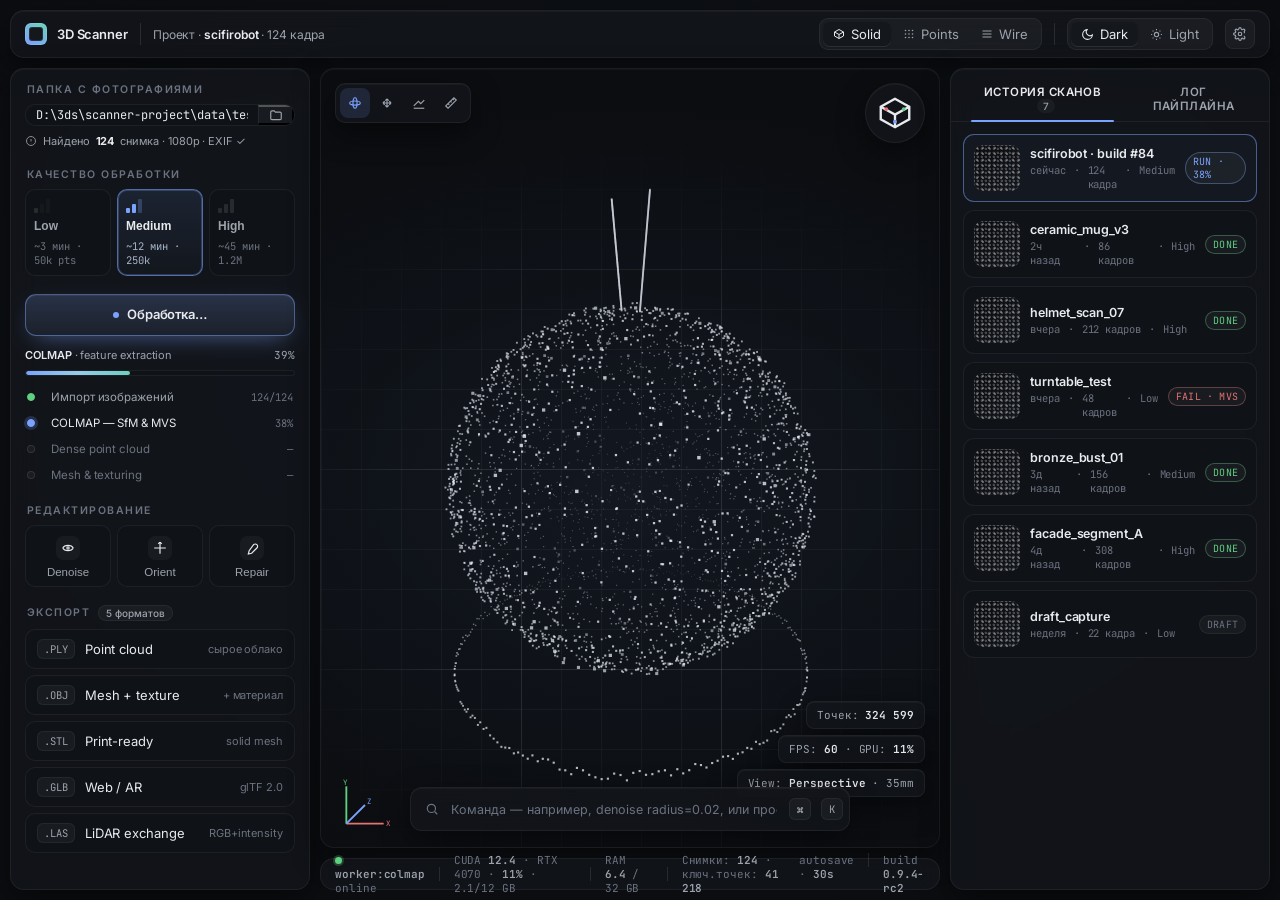
<file: docs/temp.html>
<!doctype html>
<html lang="ru">
<head>
<meta charset="utf-8" />
<title>3D Scanner</title>
<link rel="preconnect" href="https://fonts.googleapis.com" />
<link rel="preconnect" href="https://fonts.gstatic.com" crossorigin />
<link href="https://fonts.googleapis.com/css2?family=Inter:wght@400;500;600;700&family=JetBrains+Mono:wght@400;500&display=swap" rel="stylesheet" />
<style>
:root {
  /* Dark (default) */
  --bg: #0b0d10;
  --bg-2: #0f1216;
  --panel: rgba(20, 23, 28, 0.72);
  --panel-solid: #14171c;
  --panel-2: #1a1e24;
  --stroke: rgba(255, 255, 255, 0.06);
  --stroke-strong: rgba(255, 255, 255, 0.10);
  --text: #e8eaee;
  --text-2: #9da3ad;
  --text-3: #6b7280;
  --accent: #7aa2ff;
  --accent-2: #6bd1c0;
  --warn: #e6b450;
  --danger: #e57373;
  --ok: #5fcf80;
  --grid: rgba(255,255,255,0.04);
  --grid-strong: rgba(255,255,255,0.07);
  --btn: rgba(255,255,255,0.04);
  --btn-hover: rgba(255,255,255,0.08);
  --btn-active: rgba(122,162,255,0.14);
  --shadow: 0 10px 30px rgba(0,0,0,0.45), 0 1px 0 rgba(255,255,255,0.03) inset;
  --radius: 14px;
  --radius-sm: 10px;
}

[data-theme="light"] {
  --bg: #f1efea;
  --bg-2: #e8e5df;
  --panel: rgba(255,255,255,0.78);
  --panel-solid: #ffffff;
  --panel-2: #f7f5f1;
  --stroke: rgba(15,18,22,0.08);
  --stroke-strong: rgba(15,18,22,0.14);
  --text: #1a1d22;
  --text-2: #4d535c;
  --text-3: #828892;
  --accent: #3a6df0;
  --accent-2: #2aa089;
  --warn: #b9831e;
  --danger: #c5503f;
  --ok: #2c8a4a;
  --grid: rgba(0,0,0,0.05);
  --grid-strong: rgba(0,0,0,0.09);
  --btn: rgba(0,0,0,0.04);
  --btn-hover: rgba(0,0,0,0.07);
  --btn-active: rgba(58,109,240,0.12);
  --shadow: 0 10px 30px rgba(70,60,40,0.10), 0 1px 0 rgba(255,255,255,0.6) inset;
}

* { box-sizing: border-box; }
html, body { margin: 0; padding: 0; height: 100%; }
body {
  font-family: 'Inter', -apple-system, system-ui, sans-serif;
  font-size: 13px;
  color: var(--text);
  background: var(--bg);
  overflow: hidden;
  -webkit-font-smoothing: antialiased;
  letter-spacing: -0.005em;
}

.mono { font-family: 'JetBrains Mono', ui-monospace, monospace; }

/* ---------- App shell ---------- */
.app {
  display: grid;
  grid-template-columns: 300px 1fr 320px;
  grid-template-rows: 48px 1fr 32px;
  grid-template-areas:
    "topbar topbar topbar"
    "left   center right"
    "left   status right";
  height: 100vh;
  width: 100vw;
  background:
    radial-gradient(1200px 800px at 50% 40%, color-mix(in oklab, var(--bg) 80%, var(--accent) 6%), var(--bg) 70%);
  gap: 10px;
  padding: 10px;
}

/* ---------- Topbar ---------- */
.topbar {
  grid-area: topbar;
  display: flex;
  align-items: center;
  gap: 12px;
  padding: 0 14px;
  background: var(--panel);
  backdrop-filter: blur(14px);
  border: 1px solid var(--stroke);
  border-radius: var(--radius);
  box-shadow: var(--shadow);
}

.logo {
  display: flex; align-items: center; gap: 10px;
  font-weight: 600; letter-spacing: -0.01em;
}
.logo-mark {
  width: 22px; height: 22px;
  border-radius: 6px;
  background:
    conic-gradient(from 210deg at 50% 50%, var(--accent), var(--accent-2), var(--accent));
  position: relative;
  box-shadow: 0 0 0 1px var(--stroke-strong) inset;
}
.logo-mark::after{
  content:"";
  position:absolute; inset: 4px;
  border-radius: 3px;
  background: var(--panel-solid);
  border: 1px solid var(--stroke-strong);
}

.top-divider { width: 1px; height: 22px; background: var(--stroke-strong); }

.crumb {
  color: var(--text-2);
  font-size: 12px;
}
.crumb b { color: var(--text); font-weight: 600; }

.top-spacer { flex: 1; }

.icon-btn {
  width: 30px; height: 30px;
  display: inline-flex; align-items: center; justify-content: center;
  border-radius: 8px;
  background: var(--btn);
  border: 1px solid var(--stroke);
  color: var(--text-2);
  cursor: pointer;
  transition: all .15s ease;
}
.icon-btn:hover { background: var(--btn-hover); color: var(--text); }
.icon-btn.active { background: var(--btn-active); color: var(--accent); border-color: color-mix(in oklab, var(--accent) 30%, var(--stroke)); }

.seg {
  display: inline-flex; padding: 3px;
  background: var(--btn);
  border: 1px solid var(--stroke);
  border-radius: 9px;
  gap: 2px;
}
.seg button {
  appearance: none; border: 0; background: transparent;
  color: var(--text-2); font: inherit;
  padding: 4px 10px; border-radius: 7px;
  cursor: pointer;
  display: inline-flex; align-items: center; gap: 6px;
}
.seg button.on {
  background: var(--panel-solid);
  color: var(--text);
  box-shadow: 0 1px 0 var(--stroke-strong), 0 1px 2px rgba(0,0,0,0.15);
}

/* ---------- Sidebars ---------- */
.side {
  border: 1px solid var(--stroke);
  background: var(--panel);
  backdrop-filter: blur(14px);
  border-radius: var(--radius);
  box-shadow: var(--shadow);
  display: flex; flex-direction: column;
  overflow: hidden;
}
.side.left { grid-area: left; }
.side.right { grid-area: right; }

.side-scroll {
  flex: 1;
  overflow-y: auto;
  padding: 14px;
  display: flex; flex-direction: column; gap: 18px;
}
.side-scroll::-webkit-scrollbar { width: 8px; }
.side-scroll::-webkit-scrollbar-thumb { background: var(--stroke-strong); border-radius: 8px; }

.section-label {
  font-size: 10.5px;
  font-weight: 600;
  letter-spacing: 0.14em;
  text-transform: uppercase;
  color: var(--text-3);
  display: flex; align-items: center; gap: 8px;
  margin: 0 0 8px 2px;
}
.section-label .badge {
  font-size: 10px; letter-spacing: 0;
  color: var(--text-2);
  background: var(--btn);
  border: 1px solid var(--stroke);
  border-radius: 999px;
  padding: 1px 7px;
  text-transform: none;
  font-weight: 500;
}

.field {
  display: flex; align-items: stretch;
  background: var(--bg-2);
  border: 1px solid var(--stroke);
  border-radius: 10px;
  overflow: hidden;
}
.field input {
  flex: 1; min-width: 0;
  background: transparent; border: 0; outline: none;
  color: var(--text);
  font: 12px 'JetBrains Mono', monospace;
  padding: 0 10px;
}
.field .field-btn {
  display: inline-flex; align-items: center; justify-content: center;
  width: 36px; background: var(--btn);
  border-left: 1px solid var(--stroke);
  color: var(--text-2); cursor: pointer;
}
.field .field-btn:hover { color: var(--text); background: var(--btn-hover); }

/* Process button */
.process {
  position: relative;
  width: 100%;
  height: 42px;
  border-radius: 11px;
  border: 1px solid color-mix(in oklab, var(--accent) 40%, var(--stroke));
  background:
    linear-gradient(180deg, color-mix(in oklab, var(--accent) 22%, var(--panel-solid)),
                           color-mix(in oklab, var(--accent) 8%, var(--panel-solid)));
  color: var(--text);
  font: 600 13px/1 'Inter';
  letter-spacing: -0.01em;
  cursor: pointer;
  display: flex; align-items: center; justify-content: center; gap: 8px;
  box-shadow: 0 8px 24px -10px color-mix(in oklab, var(--accent) 60%, transparent),
              0 1px 0 rgba(255,255,255,0.06) inset;
  overflow: hidden;
}
.process .pulse {
  width: 6px; height: 6px; border-radius: 50%;
  background: var(--accent);
  box-shadow: 0 0 0 0 color-mix(in oklab, var(--accent) 50%, transparent);
  animation: pulse 1.6s ease-out infinite;
}
@keyframes pulse {
  0% { box-shadow: 0 0 0 0 color-mix(in oklab, var(--accent) 50%, transparent); }
  100% { box-shadow: 0 0 0 10px transparent; }
}
.process.idle .pulse { display: none; }

/* Progress */
.progress-wrap {
  display: flex; flex-direction: column; gap: 8px;
}
.progress-meta {
  display: flex; justify-content: space-between;
  font-size: 11px; color: var(--text-2);
}
.progress-meta b { color: var(--text); font-weight: 600; }
.progress-track {
  height: 6px; background: var(--bg-2);
  border-radius: 999px; overflow: hidden;
  border: 1px solid var(--stroke);
  position: relative;
}
.progress-bar {
  height: 100%;
  width: 38%;
  background: linear-gradient(90deg, var(--accent), var(--accent-2));
  border-radius: 999px;
  position: relative;
  transition: width .4s ease;
}
.progress-bar::after{
  content:"";
  position:absolute; inset:0;
  background: linear-gradient(90deg, transparent, rgba(255,255,255,0.25), transparent);
  animation: sweep 2.4s linear infinite;
}
@keyframes sweep { 0%{transform:translateX(-100%);} 100%{transform:translateX(100%);} }
.hint {
  font-size: 11px; color: var(--text-2);
  display: flex; align-items: flex-start; gap: 6px;
  line-height: 1.45;
}
.hint svg { flex: none; margin-top: 1px; opacity: 0.85; }

/* Stages */
.stages {
  display: grid; gap: 4px;
  margin-top: 4px;
}
.stage-row {
  display: grid;
  grid-template-columns: 14px 1fr auto;
  gap: 10px;
  font-size: 11.5px;
  align-items: center;
  padding: 4px 2px;
  color: var(--text-2);
}
.stage-row.done { color: var(--text-2); }
.stage-row.now { color: var(--text); }
.stage-row.next { color: var(--text-3); }
.stage-dot {
  width: 8px; height: 8px; border-radius: 50%;
  background: var(--btn); border: 1px solid var(--stroke-strong);
}
.stage-row.done .stage-dot { background: var(--ok); border-color: var(--ok); }
.stage-row.now .stage-dot { background: var(--accent); border-color: var(--accent);
  box-shadow: 0 0 0 3px color-mix(in oklab, var(--accent) 20%, transparent); }
.stage-row .pct { font-family: 'JetBrains Mono', monospace; font-size: 10.5px; color: var(--text-3); }

/* Quality */
.quality {
  display: grid; grid-template-columns: 1fr 1fr 1fr; gap: 6px;
}
.q-card {
  position: relative;
  border: 1px solid var(--stroke);
  background: var(--bg-2);
  border-radius: 10px;
  padding: 9px 8px 8px;
  cursor: pointer;
  text-align: left;
  color: var(--text-2);
  transition: all .15s ease;
  display: flex; flex-direction: column; gap: 6px;
}
.q-card:hover { border-color: var(--stroke-strong); color: var(--text); }
.q-card.on {
  border-color: color-mix(in oklab, var(--accent) 55%, var(--stroke));
  background:
    linear-gradient(180deg, color-mix(in oklab, var(--accent) 14%, var(--bg-2)),
                           color-mix(in oklab, var(--accent) 4%, var(--bg-2)));
  color: var(--text);
  box-shadow: 0 0 0 1px color-mix(in oklab, var(--accent) 25%, transparent) inset;
}
.q-bars {
  display: flex; gap: 2px; align-items: flex-end; height: 14px;
}
.q-bars i {
  display: block; width: 4px; background: var(--stroke-strong);
  border-radius: 1px;
}
.q-bars i:nth-child(1){ height: 5px; }
.q-bars i:nth-child(2){ height: 9px; }
.q-bars i:nth-child(3){ height: 14px; }
.q-card.on .q-bars i { background: var(--accent); }
.q-card[data-q="low"]    .q-bars i:nth-child(2),
.q-card[data-q="low"]    .q-bars i:nth-child(3) { opacity: .25; }
.q-card[data-q="medium"] .q-bars i:nth-child(3) { opacity: .25; }
.q-name { font-size: 12px; font-weight: 600; }
.q-meta { font-size: 10.5px; color: var(--text-3); font-family: 'JetBrains Mono', monospace; }
.q-card.on .q-meta { color: color-mix(in oklab, var(--text) 60%, var(--accent) 20%); }

/* Edit buttons */
.tool-row {
  display: grid; grid-template-columns: 1fr 1fr 1fr; gap: 6px;
}
.tool-btn {
  display: flex; flex-direction: column; align-items: center; gap: 6px;
  padding: 10px 6px 8px;
  background: var(--bg-2);
  border: 1px solid var(--stroke);
  border-radius: 10px;
  color: var(--text-2);
  cursor: pointer;
  transition: all .15s ease;
  font-size: 11.5px;
}
.tool-btn:hover { color: var(--text); border-color: var(--stroke-strong); }
.tool-btn .ico {
  width: 24px; height: 24px;
  display: inline-flex; align-items: center; justify-content: center;
  border-radius: 7px;
  background: var(--btn);
  color: var(--text);
}

/* Export */
.export-list { display: grid; gap: 6px; }
.export-row {
  display: flex; align-items: center; gap: 10px;
  padding: 9px 11px;
  background: var(--bg-2);
  border: 1px solid var(--stroke);
  border-radius: 10px;
  cursor: pointer;
  color: var(--text);
}
.export-row:hover { border-color: var(--stroke-strong); }
.export-row .ext {
  font-family: 'JetBrains Mono', monospace; font-size: 10.5px;
  padding: 2px 6px; border-radius: 6px;
  background: var(--btn); color: var(--text-2);
  border: 1px solid var(--stroke);
}
.export-row .meta { color: var(--text-3); font-size: 11px; margin-left: auto; }

/* ---------- Right side ---------- */
.tabs {
  display: flex; padding: 8px 10px 0; gap: 4px;
  border-bottom: 1px solid var(--stroke);
}
.tab {
  appearance: none; background: transparent; border: 0;
  color: var(--text-2);
  font: 600 11.5px 'Inter'; letter-spacing: 0.04em; text-transform: uppercase;
  padding: 8px 10px; border-radius: 8px 8px 0 0;
  cursor: pointer;
  position: relative;
}
.tab.on { color: var(--text); }
.tab.on::after {
  content:""; position:absolute; left: 10px; right: 10px; bottom: -1px;
  height: 2px; background: var(--accent); border-radius: 2px;
}
.tab .count {
  font-size: 10px; padding: 1px 6px;
  background: var(--btn); color: var(--text-2);
  border-radius: 999px; margin-left: 6px;
  letter-spacing: 0; text-transform: none; font-weight: 500;
}

.tab-panel { display: none; flex: 1; min-height: 0; flex-direction: column; }
.tab-panel.on { display: flex; }

/* History */
.history {
  padding: 12px;
  overflow-y: auto;
  display: flex; flex-direction: column; gap: 8px;
}
.history::-webkit-scrollbar { width: 8px; }
.history::-webkit-scrollbar-thumb { background: var(--stroke-strong); border-radius: 8px; }

.scan-card {
  display: grid;
  grid-template-columns: 46px 1fr auto;
  gap: 10px;
  padding: 10px;
  background: var(--bg-2);
  border: 1px solid var(--stroke);
  border-radius: 11px;
  cursor: pointer;
  transition: all .15s;
  align-items: center;
}
.scan-card:hover { border-color: var(--stroke-strong); }
.scan-card.active {
  border-color: color-mix(in oklab, var(--accent) 45%, var(--stroke));
  background: color-mix(in oklab, var(--accent) 6%, var(--bg-2));
}
.scan-thumb {
  width: 46px; height: 46px;
  border-radius: 9px;
  background:
    radial-gradient(circle at 30% 30%, color-mix(in oklab, var(--text) 35%, transparent) 0 1px, transparent 1.5px) 0 0 / 6px 6px,
    radial-gradient(circle at 70% 70%, color-mix(in oklab, var(--text) 25%, transparent) 0 1px, transparent 1.5px) 0 0 / 4px 4px,
    linear-gradient(135deg, var(--bg), var(--panel-solid));
  border: 1px solid var(--stroke);
  position: relative;
}
.scan-name {
  font-size: 12.5px; font-weight: 600;
  white-space: nowrap; overflow: hidden; text-overflow: ellipsis;
}
.scan-meta {
  font-size: 10.5px; color: var(--text-3);
  font-family: 'JetBrains Mono', monospace;
  display: flex; gap: 8px; margin-top: 2px;
}
.scan-meta .dot { color: var(--text-3); }
.scan-status {
  font-size: 10px; padding: 2px 7px; border-radius: 999px;
  background: var(--btn); color: var(--text-2);
  border: 1px solid var(--stroke);
  font-family: 'JetBrains Mono', monospace;
  letter-spacing: 0.02em;
}
.scan-status.ok    { color: var(--ok);    border-color: color-mix(in oklab, var(--ok) 30%, var(--stroke)); }
.scan-status.run   { color: var(--accent);border-color: color-mix(in oklab, var(--accent) 30%, var(--stroke)); }
.scan-status.fail  { color: var(--danger);border-color: color-mix(in oklab, var(--danger) 30%, var(--stroke)); }
.scan-status.draft { color: var(--text-3); }

/* Log */
.log-head {
  display: flex; align-items: center; gap: 8px;
  padding: 8px 12px;
  border-bottom: 1px solid var(--stroke);
}
.log-head .filter {
  flex: 1;
  background: var(--bg-2);
  border: 1px solid var(--stroke);
  border-radius: 8px;
  height: 28px; padding: 0 10px;
  color: var(--text-2);
  font: 11.5px 'JetBrains Mono', monospace;
  outline: none;
}
.log-head .filter::placeholder { color: var(--text-3); }
.log-head .chip {
  font: 10.5px 'JetBrains Mono', monospace;
  padding: 4px 8px; border-radius: 6px;
  background: var(--btn); color: var(--text-2);
  border: 1px solid var(--stroke); cursor: pointer;
}
.log-head .chip.on { color: var(--text); background: var(--btn-active); border-color: color-mix(in oklab, var(--accent) 30%, var(--stroke)); }

.log {
  flex: 1; overflow-y: auto;
  padding: 10px 12px 12px;
  font: 11.5px/1.6 'JetBrains Mono', monospace;
}
.log::-webkit-scrollbar { width: 8px; }
.log::-webkit-scrollbar-thumb { background: var(--stroke-strong); border-radius: 8px; }
.log .row { display: grid; grid-template-columns: 64px 60px 1fr; gap: 8px; }
.log .row + .row { margin-top: 2px; }
.log .t { color: var(--text-3); }
.log .l { font-weight: 600; }
.log .l-info  { color: var(--text-2); }
.log .l-ok    { color: var(--ok); }
.log .l-warn  { color: var(--warn); }
.log .l-err   { color: var(--danger); }
.log .l-run   { color: var(--accent); }
.log .m { color: var(--text); white-space: pre-wrap; word-break: break-word; }

/* ---------- Center viewport ---------- */
.viewport {
  grid-area: center;
  position: relative;
  border: 1px solid var(--stroke);
  border-radius: var(--radius);
  background:
    radial-gradient(900px 600px at 50% 55%, color-mix(in oklab, var(--bg) 70%, var(--accent) 8%), var(--bg) 70%);
  overflow: hidden;
  box-shadow: var(--shadow);
}
[data-theme="light"] .viewport {
  background:
    radial-gradient(900px 600px at 50% 55%, color-mix(in oklab, var(--bg) 80%, var(--accent) 5%), var(--bg-2) 75%);
}

.grid-floor {
  position: absolute; inset: 0;
  background-image:
    linear-gradient(to right, var(--grid) 1px, transparent 1px),
    linear-gradient(to bottom, var(--grid) 1px, transparent 1px);
  background-size: 40px 40px;
  mask-image: radial-gradient(circle at 50% 60%, black 0%, black 40%, transparent 75%);
  -webkit-mask-image: radial-gradient(circle at 50% 60%, black 0%, black 40%, transparent 75%);
}
.grid-floor::after{
  content:""; position:absolute; inset:0;
  background-image:
    linear-gradient(to right, var(--grid-strong) 1px, transparent 1px),
    linear-gradient(to bottom, var(--grid-strong) 1px, transparent 1px);
  background-size: 200px 200px;
  mask-image: radial-gradient(circle at 50% 60%, black 0%, black 40%, transparent 75%);
  -webkit-mask-image: radial-gradient(circle at 50% 60%, black 0%, black 40%, transparent 75%);
}

.axes {
  position: absolute; left: 16px; bottom: 14px;
  width: 56px; height: 56px;
}

/* View-cube top-right */
.vcube {
  position: absolute; top: 14px; right: 14px;
  width: 60px; height: 60px;
  border-radius: 50%;
  background: var(--panel);
  border: 1px solid var(--stroke);
  backdrop-filter: blur(10px);
  display: flex; align-items: center; justify-content: center;
  box-shadow: var(--shadow);
}

.viewport-toolbar {
  position: absolute; top: 14px; left: 14px;
  display: inline-flex; padding: 4px;
  background: var(--panel); backdrop-filter: blur(10px);
  border: 1px solid var(--stroke); border-radius: 10px;
  gap: 2px;
  box-shadow: var(--shadow);
}
.viewport-toolbar .icon-btn { width: 30px; height: 30px; background: transparent; border: 0; }
.viewport-toolbar .icon-btn:hover { background: var(--btn-hover); }
.viewport-toolbar .icon-btn.on { background: var(--btn-active); color: var(--accent); }

.viewport-info {
  position: absolute; right: 14px; bottom: 50px;
  display: flex; flex-direction: column; gap: 6px;
  align-items: flex-end;
}
.vchip {
  padding: 6px 10px;
  background: var(--panel);
  backdrop-filter: blur(10px);
  border: 1px solid var(--stroke);
  border-radius: 8px;
  font: 11px 'JetBrains Mono', monospace;
  color: var(--text-2);
  box-shadow: var(--shadow);
}
.vchip b { color: var(--text); font-weight: 600; }

.cmdbar {
  position: absolute; left: 50%; bottom: 16px;
  transform: translateX(-50%);
  display: flex; align-items: center; gap: 10px;
  padding: 6px 6px 6px 14px;
  background: var(--panel); backdrop-filter: blur(10px);
  border: 1px solid var(--stroke); border-radius: 12px;
  box-shadow: var(--shadow);
  min-width: 440px;
}
.cmdbar input {
  background: transparent; border: 0; outline: none;
  color: var(--text); font: 12.5px 'Inter';
  flex: 1; height: 30px;
}
.cmdbar input::placeholder { color: var(--text-3); }
.cmdbar .k {
  font: 10.5px 'JetBrains Mono', monospace;
  padding: 3px 7px;
  background: var(--btn);
  border: 1px solid var(--stroke);
  border-radius: 6px;
  color: var(--text-2);
}

/* Point cloud canvas */
#cloud {
  position: absolute; inset: 0;
  width: 100%; height: 100%;
  display: block;
}

/* ---------- Statusbar ---------- */
.statusbar {
  grid-area: status;
  display: flex; align-items: center; gap: 14px;
  padding: 0 14px;
  font: 11px 'JetBrains Mono', monospace;
  color: var(--text-3);
  background: var(--panel);
  backdrop-filter: blur(14px);
  border: 1px solid var(--stroke);
  border-radius: var(--radius);
}
.statusbar .sep { width: 1px; height: 14px; background: var(--stroke-strong); }
.statusbar .right { margin-left: auto; display: flex; gap: 14px; }
.statusbar b { color: var(--text-2); font-weight: 600; }
.statusbar .dot {
  width: 7px; height: 7px; border-radius: 50%; background: var(--ok); display: inline-block;
  margin-right: 6px; vertical-align: middle;
  box-shadow: 0 0 0 2px color-mix(in oklab, var(--ok) 25%, transparent);
}
</style>
</head>
<body data-theme="dark">

<div class="app">

  <!-- =========== TOP BAR =========== -->
  <header class="topbar">
    <div class="logo">
      <div class="logo-mark"></div>
      <span>3D Scanner</span>
    </div>
    <div class="top-divider"></div>
    <div class="crumb">Проект · <b>scifirobot</b> · 124 кадра</div>

    <div class="top-spacer"></div>

    <div class="seg" role="tablist" aria-label="Режим просмотра">
      <button class="on" data-view="solid">
        <svg width="12" height="12" viewBox="0 0 24 24" fill="none" stroke="currentColor" stroke-width="2"><path d="M12 3 3 8v8l9 5 9-5V8z"/><path d="M3 8l9 5 9-5"/><path d="M12 13v8"/></svg>
        Solid
      </button>
      <button data-view="points">
        <svg width="12" height="12" viewBox="0 0 24 24" fill="currentColor"><circle cx="5" cy="5" r="1.6"/><circle cx="12" cy="5" r="1.6"/><circle cx="19" cy="5" r="1.6"/><circle cx="5" cy="12" r="1.6"/><circle cx="12" cy="12" r="1.6"/><circle cx="19" cy="12" r="1.6"/><circle cx="5" cy="19" r="1.6"/><circle cx="12" cy="19" r="1.6"/><circle cx="19" cy="19" r="1.6"/></svg>
        Points
      </button>
      <button data-view="wire">
        <svg width="12" height="12" viewBox="0 0 24 24" fill="none" stroke="currentColor" stroke-width="2"><path d="M3 6h18M3 12h18M3 18h18"/></svg>
        Wire
      </button>
    </div>

    <div class="top-divider"></div>

    <!-- Theme toggle -->
    <div class="seg" id="themeSeg">
      <button class="on" data-theme-set="dark" title="Тёмная тема">
        <svg width="13" height="13" viewBox="0 0 24 24" fill="none" stroke="currentColor" stroke-width="2"><path d="M21 12.8A9 9 0 1 1 11.2 3a7 7 0 0 0 9.8 9.8z"/></svg>
        Dark
      </button>
      <button data-theme-set="light" title="Светлая тема">
        <svg width="13" height="13" viewBox="0 0 24 24" fill="none" stroke="currentColor" stroke-width="2"><circle cx="12" cy="12" r="4"/><path d="M12 2v2M12 20v2M2 12h2M20 12h2M4.9 4.9l1.4 1.4M17.7 17.7l1.4 1.4M4.9 19.1l1.4-1.4M17.7 6.3l1.4-1.4"/></svg>
        Light
      </button>
    </div>

    <button class="icon-btn" title="Настройки">
      <svg width="14" height="14" viewBox="0 0 24 24" fill="none" stroke="currentColor" stroke-width="2"><circle cx="12" cy="12" r="3"/><path d="M19.4 15a1.65 1.65 0 0 0 .33 1.82l.06.06a2 2 0 1 1-2.83 2.83l-.06-.06a1.65 1.65 0 0 0-1.82-.33 1.65 1.65 0 0 0-1 1.51V21a2 2 0 1 1-4 0v-.09a1.65 1.65 0 0 0-1-1.51 1.65 1.65 0 0 0-1.82.33l-.06.06A2 2 0 1 1 4.27 16.96l.06-.06A1.65 1.65 0 0 0 4.66 15a1.65 1.65 0 0 0-1.51-1H3a2 2 0 1 1 0-4h.09A1.65 1.65 0 0 0 4.6 9 1.65 1.65 0 0 0 4.27 7.18l-.06-.06A2 2 0 1 1 7.04 4.29l.06.06A1.65 1.65 0 0 0 9 4.66a1.65 1.65 0 0 0 1-1.51V3a2 2 0 1 1 4 0v.09a1.65 1.65 0 0 0 1 1.51 1.65 1.65 0 0 0 1.82-.33l.06-.06a2 2 0 1 1 2.83 2.83l-.06.06A1.65 1.65 0 0 0 19.4 9c.2.49.3 1.02.3 1.55"/></svg>
    </button>
  </header>

  <!-- =========== LEFT =========== -->
  <aside class="side left">
    <div class="side-scroll">

      <section>
        <h3 class="section-label">Папка с фотографиями</h3>
        <div class="field">
          <input type="text" value="D:\3ds\scanner-project\data\test_images" />
          <button class="field-btn" title="Выбрать папку">
            <svg width="14" height="14" viewBox="0 0 24 24" fill="none" stroke="currentColor" stroke-width="2"><path d="M3 7a2 2 0 0 1 2-2h4l2 2h8a2 2 0 0 1 2 2v9a2 2 0 0 1-2 2H5a2 2 0 0 1-2-2z"/></svg>
          </button>
        </div>
        <div class="hint" style="margin-top:8px;">
          <svg width="12" height="12" viewBox="0 0 24 24" fill="none" stroke="currentColor" stroke-width="2"><circle cx="12" cy="12" r="9"/><path d="M12 8v5M12 16v.5"/></svg>
          Найдено <b style="color:var(--text)">124</b> снимка · 1080p · EXIF&nbsp;✓
        </div>
      </section>

      <section>
        <h3 class="section-label">Качество обработки</h3>
        <div class="quality" id="quality">
          <button class="q-card" data-q="low">
            <div class="q-bars"><i></i><i></i><i></i></div>
            <div class="q-name">Low</div>
            <div class="q-meta">~3 мин · 50k pts</div>
          </button>
          <button class="q-card on" data-q="medium">
            <div class="q-bars"><i></i><i></i><i></i></div>
            <div class="q-name">Medium</div>
            <div class="q-meta">~12 мин · 250k</div>
          </button>
          <button class="q-card" data-q="high">
            <div class="q-bars"><i></i><i></i><i></i></div>
            <div class="q-name">High</div>
            <div class="q-meta">~45 мин · 1.2M</div>
          </button>
        </div>
      </section>

      <section>
        <button class="process" id="processBtn">
          <span class="pulse"></span>
          <span id="processLabel">Обработка…</span>
        </button>

        <div class="progress-wrap" style="margin-top:12px;">
          <div class="progress-meta">
            <span><b id="stageName">COLMAP</b> · feature&nbsp;extraction</span>
            <span class="mono" id="stagePct">38%</span>
          </div>
          <div class="progress-track"><div class="progress-bar" id="progressBar"></div></div>
        </div>

        <div class="stages" style="margin-top:10px;">
          <div class="stage-row done"><span class="stage-dot"></span><span>Импорт изображений</span><span class="pct">124/124</span></div>
          <div class="stage-row now"><span class="stage-dot"></span><span>COLMAP — SfM &amp; MVS</span><span class="pct">38%</span></div>
          <div class="stage-row next"><span class="stage-dot"></span><span>Dense point cloud</span><span class="pct">—</span></div>
          <div class="stage-row next"><span class="stage-dot"></span><span>Mesh &amp; texturing</span><span class="pct">—</span></div>
        </div>
      </section>

      <section>
        <h3 class="section-label">Редактирование</h3>
        <div class="tool-row">
          <button class="tool-btn" data-edit="denoise">
            <span class="ico">
              <svg width="14" height="14" viewBox="0 0 24 24" fill="none" stroke="currentColor" stroke-width="2"><path d="M3 12c3-6 15-6 18 0M3 12c3 6 15 6 18 0"/><circle cx="12" cy="12" r="2"/></svg>
            </span>
            Denoise
          </button>
          <button class="tool-btn" data-edit="orient">
            <span class="ico">
              <svg width="14" height="14" viewBox="0 0 24 24" fill="none" stroke="currentColor" stroke-width="2"><path d="M12 2v20M2 12h20"/><path d="M12 2l3 3M12 2l-3 3"/></svg>
            </span>
            Orient
          </button>
          <button class="tool-btn" data-edit="repair">
            <span class="ico">
              <svg width="14" height="14" viewBox="0 0 24 24" fill="none" stroke="currentColor" stroke-width="2"><path d="M14.7 6.3a4 4 0 0 1 5.7 5.7l-9 9-5.7 1.4 1.4-5.7z"/></svg>
            </span>
            Repair
          </button>
        </div>
      </section>

      <section>
        <h3 class="section-label">Экспорт <span class="badge">5 форматов</span></h3>
        <div class="export-list">
          <div class="export-row">
            <span class="ext">.PLY</span>
            <span>Point cloud</span>
            <span class="meta">сырое облако</span>
          </div>
          <div class="export-row">
            <span class="ext">.OBJ</span>
            <span>Mesh + texture</span>
            <span class="meta">+ материал</span>
          </div>
          <div class="export-row">
            <span class="ext">.STL</span>
            <span>Print-ready</span>
            <span class="meta">solid mesh</span>
          </div>
          <div class="export-row">
            <span class="ext">.GLB</span>
            <span>Web / AR</span>
            <span class="meta">glTF 2.0</span>
          </div>
          <div class="export-row">
            <span class="ext">.LAS</span>
            <span>LiDAR exchange</span>
            <span class="meta">RGB+intensity</span>
          </div>
        </div>
      </section>

    </div>
  </aside>

  <!-- =========== CENTER VIEWPORT =========== -->
  <main class="viewport">
    <div class="grid-floor"></div>
    <canvas id="cloud"></canvas>

    <div class="viewport-toolbar">
      <button class="icon-btn on" title="Орбита">
        <svg width="14" height="14" viewBox="0 0 24 24" fill="none" stroke="currentColor" stroke-width="2"><ellipse cx="12" cy="12" rx="9" ry="3.5"/><ellipse cx="12" cy="12" rx="3.5" ry="9"/></svg>
      </button>
      <button class="icon-btn" title="Панорамирование">
        <svg width="14" height="14" viewBox="0 0 24 24" fill="none" stroke="currentColor" stroke-width="2"><path d="M5 12h14M12 5v14M5 12l3-3M5 12l3 3M19 12l-3-3M19 12l-3 3M12 5l-3 3M12 5l3 3M12 19l-3-3M12 19l3-3"/></svg>
      </button>
      <button class="icon-btn" title="Срез">
        <svg width="14" height="14" viewBox="0 0 24 24" fill="none" stroke="currentColor" stroke-width="2"><path d="M3 17 11 9l4 4 6-6"/><path d="M3 21h18"/></svg>
      </button>
      <button class="icon-btn" title="Линейка">
        <svg width="14" height="14" viewBox="0 0 24 24" fill="none" stroke="currentColor" stroke-width="2"><path d="M3 17 17 3l4 4L7 21z"/><path d="M7 13l2 2M11 9l2 2M15 5l2 2"/></svg>
      </button>
    </div>

    <div class="vcube" title="View cube">
      <svg width="38" height="38" viewBox="0 0 24 24" fill="none" stroke="currentColor" stroke-width="1.5">
        <path d="M12 3 3 8v8l9 5 9-5V8z" stroke="currentColor"/>
        <path d="M3 8l9 5 9-5" />
        <path d="M12 13v8" />
        <circle cx="6.5" cy="9.5" r="1.2" fill="#e57373" stroke="none"/>
        <circle cx="17.5" cy="9.5" r="1.2" fill="#5fcf80" stroke="none"/>
        <circle cx="12" cy="17.5" r="1.2" fill="#7aa2ff" stroke="none"/>
      </svg>
    </div>

    <div class="viewport-info">
      <div class="vchip">Точек: <b id="ptsCount">324,508</b></div>
      <div class="vchip">FPS: <b id="fps">60</b> · GPU: <b>11%</b></div>
      <div class="vchip">View: <b>Perspective</b> · 35mm</div>
    </div>

    <svg class="axes" viewBox="0 0 60 60">
      <line x1="10" y1="50" x2="50" y2="50" stroke="#e57373" stroke-width="2"/>
      <line x1="10" y1="50" x2="10" y2="10" stroke="#5fcf80" stroke-width="2"/>
      <line x1="10" y1="50" x2="30" y2="30" stroke="#7aa2ff" stroke-width="2"/>
      <text x="52" y="53" font-family="JetBrains Mono" font-size="8" fill="#e57373">X</text>
      <text x="6" y="9" font-family="JetBrains Mono" font-size="8" fill="#5fcf80">Y</text>
      <text x="32" y="29" font-family="JetBrains Mono" font-size="8" fill="#7aa2ff">Z</text>
    </svg>

    <div class="cmdbar">
      <svg width="14" height="14" viewBox="0 0 24 24" fill="none" stroke="currentColor" stroke-width="2" style="color:var(--text-3)"><circle cx="11" cy="11" r="7"/><path d="M21 21l-4.3-4.3"/></svg>
      <input placeholder="Команда — например, denoise radius=0.02, или просто rotate…" />
      <span class="k">⌘</span><span class="k">K</span>
    </div>
  </main>

  <!-- =========== RIGHT =========== -->
  <aside class="side right">
    <div class="tabs">
      <button class="tab on" data-tab="history">История сканов <span class="count" id="historyCount">7</span></button>
      <button class="tab" data-tab="log">Лог пайплайна</button>
    </div>

    <!-- History -->
    <div class="tab-panel on" data-panel="history">
      <div class="history">
        <div class="scan-card active">
          <div class="scan-thumb"></div>
          <div>
            <div class="scan-name">scifirobot · build #84</div>
            <div class="scan-meta"><span>сейчас</span><span class="dot">·</span><span>124 кадра</span><span class="dot">·</span><span>Medium</span></div>
          </div>
          <span class="scan-status run">RUN · 38%</span>
        </div>
        <div class="scan-card">
          <div class="scan-thumb"></div>
          <div>
            <div class="scan-name">ceramic_mug_v3</div>
            <div class="scan-meta"><span>2ч назад</span><span class="dot">·</span><span>86 кадров</span><span class="dot">·</span><span>High</span></div>
          </div>
          <span class="scan-status ok">DONE</span>
        </div>
        <div class="scan-card">
          <div class="scan-thumb"></div>
          <div>
            <div class="scan-name">helmet_scan_07</div>
            <div class="scan-meta"><span>вчера</span><span class="dot">·</span><span>212 кадров</span><span class="dot">·</span><span>High</span></div>
          </div>
          <span class="scan-status ok">DONE</span>
        </div>
        <div class="scan-card">
          <div class="scan-thumb"></div>
          <div>
            <div class="scan-name">turntable_test</div>
            <div class="scan-meta"><span>вчера</span><span class="dot">·</span><span>48 кадров</span><span class="dot">·</span><span>Low</span></div>
          </div>
          <span class="scan-status fail">FAIL · MVS</span>
        </div>
        <div class="scan-card">
          <div class="scan-thumb"></div>
          <div>
            <div class="scan-name">bronze_bust_01</div>
            <div class="scan-meta"><span>3д назад</span><span class="dot">·</span><span>156 кадров</span><span class="dot">·</span><span>Medium</span></div>
          </div>
          <span class="scan-status ok">DONE</span>
        </div>
        <div class="scan-card">
          <div class="scan-thumb"></div>
          <div>
            <div class="scan-name">facade_segment_A</div>
            <div class="scan-meta"><span>4д назад</span><span class="dot">·</span><span>308 кадров</span><span class="dot">·</span><span>High</span></div>
          </div>
          <span class="scan-status ok">DONE</span>
        </div>
        <div class="scan-card">
          <div class="scan-thumb"></div>
          <div>
            <div class="scan-name">draft_capture</div>
            <div class="scan-meta"><span>неделя</span><span class="dot">·</span><span>22 кадра</span><span class="dot">·</span><span>Low</span></div>
          </div>
          <span class="scan-status draft">DRAFT</span>
        </div>
      </div>
    </div>

    <!-- Log -->
    <div class="tab-panel" data-panel="log">
      <div class="log-head">
        <input class="filter" placeholder="filter…" />
        <button class="chip on" data-lvl="all">all</button>
        <button class="chip" data-lvl="warn">warn</button>
        <button class="chip" data-lvl="err">err</button>
      </div>
      <div class="log" id="log">
        <div class="row"><span class="t">07:12:57</span><span class="l l-info">INFO</span><span class="m">Загрузка облака точек из data/test_images</span></div>
        <div class="row"><span class="t">07:12:57</span><span class="l l-ok">OK</span><span class="m">Готово · 124 файла, средн. exposure 1/60</span></div>
        <div class="row"><span class="t">07:13:03</span><span class="l l-run">RUN</span><span class="m">Подключение к worker:colmap@localhost:9077</span></div>
        <div class="row"><span class="t">07:13:03</span><span class="l l-ok">OK</span><span class="m">Запущено, режим Medium · GPU CUDA</span></div>
        <div class="row"><span class="t">07:13:11</span><span class="l l-info">INFO</span><span class="m">SIFT feature extraction · batch 1/4</span></div>
        <div class="row"><span class="t">07:13:11</span><span class="l l-ok">OK</span><span class="m">31 кадр обработан, 18 432 ключевых точек</span></div>
        <div class="row"><span class="t">07:13:11</span><span class="l l-info">INFO</span><span class="m">Загружаю облако точек (предварит.)</span></div>
        <div class="row"><span class="t">07:13:11</span><span class="l l-ok">OK</span><span class="m">Готово · 12 904 точки в превью</span></div>
        <div class="row"><span class="t">07:13:16</span><span class="l l-info">INFO</span><span class="m">SIFT feature extraction · batch 2/4</span></div>
        <div class="row"><span class="t">07:13:22</span><span class="l l-warn">WARN</span><span class="m">Размытие на IMG_0078.jpg выше порога — кадр пропущен</span></div>
        <div class="row"><span class="t">07:13:29</span><span class="l l-ok">OK</span><span class="m">62 кадра обработано · 41 218 точек</span></div>
        <div class="row"><span class="t">07:13:34</span><span class="l l-info">INFO</span><span class="m">Pairwise matching · vocab tree</span></div>
        <div class="row"><span class="t">07:13:41</span><span class="l l-info">INFO</span><span class="m">Bundle adjustment · iter 1/3</span></div>
        <div class="row"><span class="t">07:13:48</span><span class="l l-info">INFO</span><span class="m">Bundle adjustment · iter 2/3</span></div>
        <div class="row"><span class="t">07:13:54</span><span class="l l-run">RUN</span><span class="m">SfM ≈ 38% — продолжаю…</span></div>
      </div>
    </div>
  </aside>

  <!-- =========== STATUS BAR =========== -->
  <footer class="statusbar">
    <span><span class="dot"></span><b>worker:colmap</b> online</span>
    <span class="sep"></span>
    <span>CUDA <b>12.4</b> · RTX 4070 · <b>11%</b> · 2.1/12 GB</span>
    <span class="sep"></span>
    <span>RAM <b>6.4</b> / 32 GB</span>
    <span class="sep"></span>
    <span>Снимки: <b>124</b> · ключ.точек: <b>41 218</b></span>
    <div class="right">
      <span>autosave · <b>30s</b></span>
      <span class="sep"></span>
      <span>build <b>0.9.4-rc2</b></span>
    </div>
  </footer>

</div>

<script>
/* ---------- Theme ---------- */
const themeSeg = document.getElementById('themeSeg');
themeSeg.querySelectorAll('button').forEach(b => {
  b.addEventListener('click', () => {
    themeSeg.querySelectorAll('button').forEach(x => x.classList.remove('on'));
    b.classList.add('on');
    document.body.dataset.theme = b.dataset.themeSet;
  });
});

/* ---------- View seg ---------- */
document.querySelectorAll('.topbar .seg').forEach(seg => {
  if (seg.id === 'themeSeg') return;
  seg.querySelectorAll('button').forEach(b => {
    b.addEventListener('click', () => {
      seg.querySelectorAll('button').forEach(x => x.classList.remove('on'));
      b.classList.add('on');
    });
  });
});

/* ---------- Quality ---------- */
document.querySelectorAll('.q-card').forEach(c => {
  c.addEventListener('click', () => {
    document.querySelectorAll('.q-card').forEach(x => x.classList.remove('on'));
    c.classList.add('on');
  });
});

/* ---------- Tabs ---------- */
document.querySelectorAll('.tab').forEach(t => {
  t.addEventListener('click', () => {
    document.querySelectorAll('.tab').forEach(x => x.classList.remove('on'));
    document.querySelectorAll('.tab-panel').forEach(p => p.classList.remove('on'));
    t.classList.add('on');
    document.querySelector(`.tab-panel[data-panel="${t.dataset.tab}"]`).classList.add('on');
  });
});

/* ---------- Log filter chips ---------- */
document.querySelectorAll('.log-head .chip').forEach(c => {
  c.addEventListener('click', () => {
    document.querySelectorAll('.log-head .chip').forEach(x => x.classList.remove('on'));
    c.classList.add('on');
  });
});

/* ---------- Point cloud ---------- */
const canvas = document.getElementById('cloud');
const ctx = canvas.getContext('2d');
let W=0, H=0, dpr=Math.min(window.devicePixelRatio || 1, 2);

function resize() {
  const r = canvas.getBoundingClientRect();
  W = r.width; H = r.height;
  canvas.width = W * dpr; canvas.height = H * dpr;
  ctx.setTransform(dpr,0,0,dpr,0,0);
}
window.addEventListener('resize', resize);

/* Generate a point cloud shaped like a robot head/sphere with antennas */
const N = 3200;
const points = [];
function makeCloud() {
  points.length = 0;
  for (let i=0;i<N;i++) {
    // sphere
    const u = Math.random(), v = Math.random();
    const theta = 2*Math.PI*u;
    const phi = Math.acos(2*v-1);
    let r = 1 + (Math.random()-0.5)*0.04;
    let x = r*Math.sin(phi)*Math.cos(theta);
    let y = r*Math.sin(phi)*Math.sin(theta);
    let z = r*Math.cos(phi);
    // bumps (eyes/lens)
    if (Math.random() < 0.04) { x*=0.85; y*=0.85; z*=0.85; }
    points.push([x,y,z, Math.random()]);
  }
  // antenna lines
  for (let i=0;i<140;i++){
    const t = i/140;
    points.push([0.05+t*0.05, 1+t*0.6, 0, 0.6]);
    points.push([-0.05-t*0.05, 1+t*0.55, 0.02, 0.6]);
  }
  // base ring
  for (let i=0;i<260;i++){
    const a = (i/260)*Math.PI*2;
    points.push([Math.cos(a)*1.05, -0.95+(Math.random()-0.5)*0.05, Math.sin(a)*1.05, 0.7]);
  }
}
makeCloud();

let rot = 0;
let mouse = { x: 0.2, y: -0.1, target_x: 0.2, target_y: -0.1, down: false };

canvas.addEventListener('pointerdown', e => { mouse.down = true; mouse._sx = e.clientX; mouse._sy = e.clientY; mouse._tx = mouse.target_x; mouse._ty = mouse.target_y; });
window.addEventListener('pointerup', () => mouse.down = false);
window.addEventListener('pointermove', e => {
  if (!mouse.down) return;
  mouse.target_y = mouse._ty + (e.clientX - mouse._sx) * 0.006;
  mouse.target_x = Math.max(-1.0, Math.min(1.0, mouse._tx - (e.clientY - mouse._sy) * 0.006));
});

let fpsLast = performance.now(), fpsAcc = 0, fpsCount = 0;

function frame(now){
  requestAnimationFrame(frame);
  resize();
  ctx.clearRect(0,0,W,H);

  mouse.x += (mouse.target_x - mouse.x) * 0.1;
  mouse.y += (mouse.target_y - mouse.y) * 0.1;
  rot += 0.0025;

  const cx = W/2, cy = H/2 + 30;
  const scale = Math.min(W,H) * 0.27;

  const isDark = document.body.dataset.theme === 'dark';
  const baseR = isDark ? 230 : 60;
  const baseG = isDark ? 235 : 70;
  const baseB = isDark ? 245 : 90;

  const ax = mouse.x;
  const ay = mouse.y + rot;
  const cosY = Math.cos(ay), sinY = Math.sin(ay);
  const cosX = Math.cos(ax), sinX = Math.sin(ax);

  // sort-ish by z for fake depth
  const proj = [];
  for (let i=0;i<points.length;i++){
    let [x,y,z,j] = points[i];
    // rotate Y
    let x1 = x*cosY + z*sinY;
    let z1 = -x*sinY + z*cosY;
    // rotate X
    let y1 = y*cosX - z1*sinX;
    let z2 = y*sinX + z1*cosX;
    // perspective
    const persp = 2.5 / (2.5 - z2);
    const sx = cx + x1*scale*persp;
    const sy = cy - y1*scale*persp;
    proj.push([sx, sy, z2, j]);
  }
  proj.sort((a,b)=>a[2]-b[2]);

  for (let i=0;i<proj.length;i++){
    const [sx,sy,z,j] = proj[i];
    const d = (z+1.2)/2.4; // 0..1
    const a = 0.15 + d*0.75;
    const size = 0.8 + d*1.6 + (j>0.95 ? 1.2 : 0);
    ctx.fillStyle = `rgba(${baseR},${baseG},${baseB},${a.toFixed(3)})`;
    ctx.fillRect(sx, sy, size, size);
  }

  // measure fps
  fpsAcc += (now - fpsLast); fpsLast = now; fpsCount++;
  if (fpsCount > 30) {
    const fps = Math.round(1000 / (fpsAcc/fpsCount));
    document.getElementById('fps').textContent = fps;
    fpsAcc = 0; fpsCount = 0;
  }
}
requestAnimationFrame(frame);

/* ---------- Animated progress ---------- */
let pct = 38;
setInterval(() => {
  pct = Math.min(99, pct + (Math.random()*0.6 - 0.1));
  if (pct >= 99) pct = 38;
  document.getElementById('progressBar').style.width = pct.toFixed(1)+'%';
  document.getElementById('stagePct').textContent = Math.round(pct)+'%';
}, 600);

/* ---------- Animated points count ---------- */
let count = 324508;
setInterval(() => {
  count += Math.floor(Math.random()*180);
  document.getElementById('ptsCount').textContent = count.toLocaleString('ru-RU');
}, 800);

</script>

</body>
</html>
</file>
